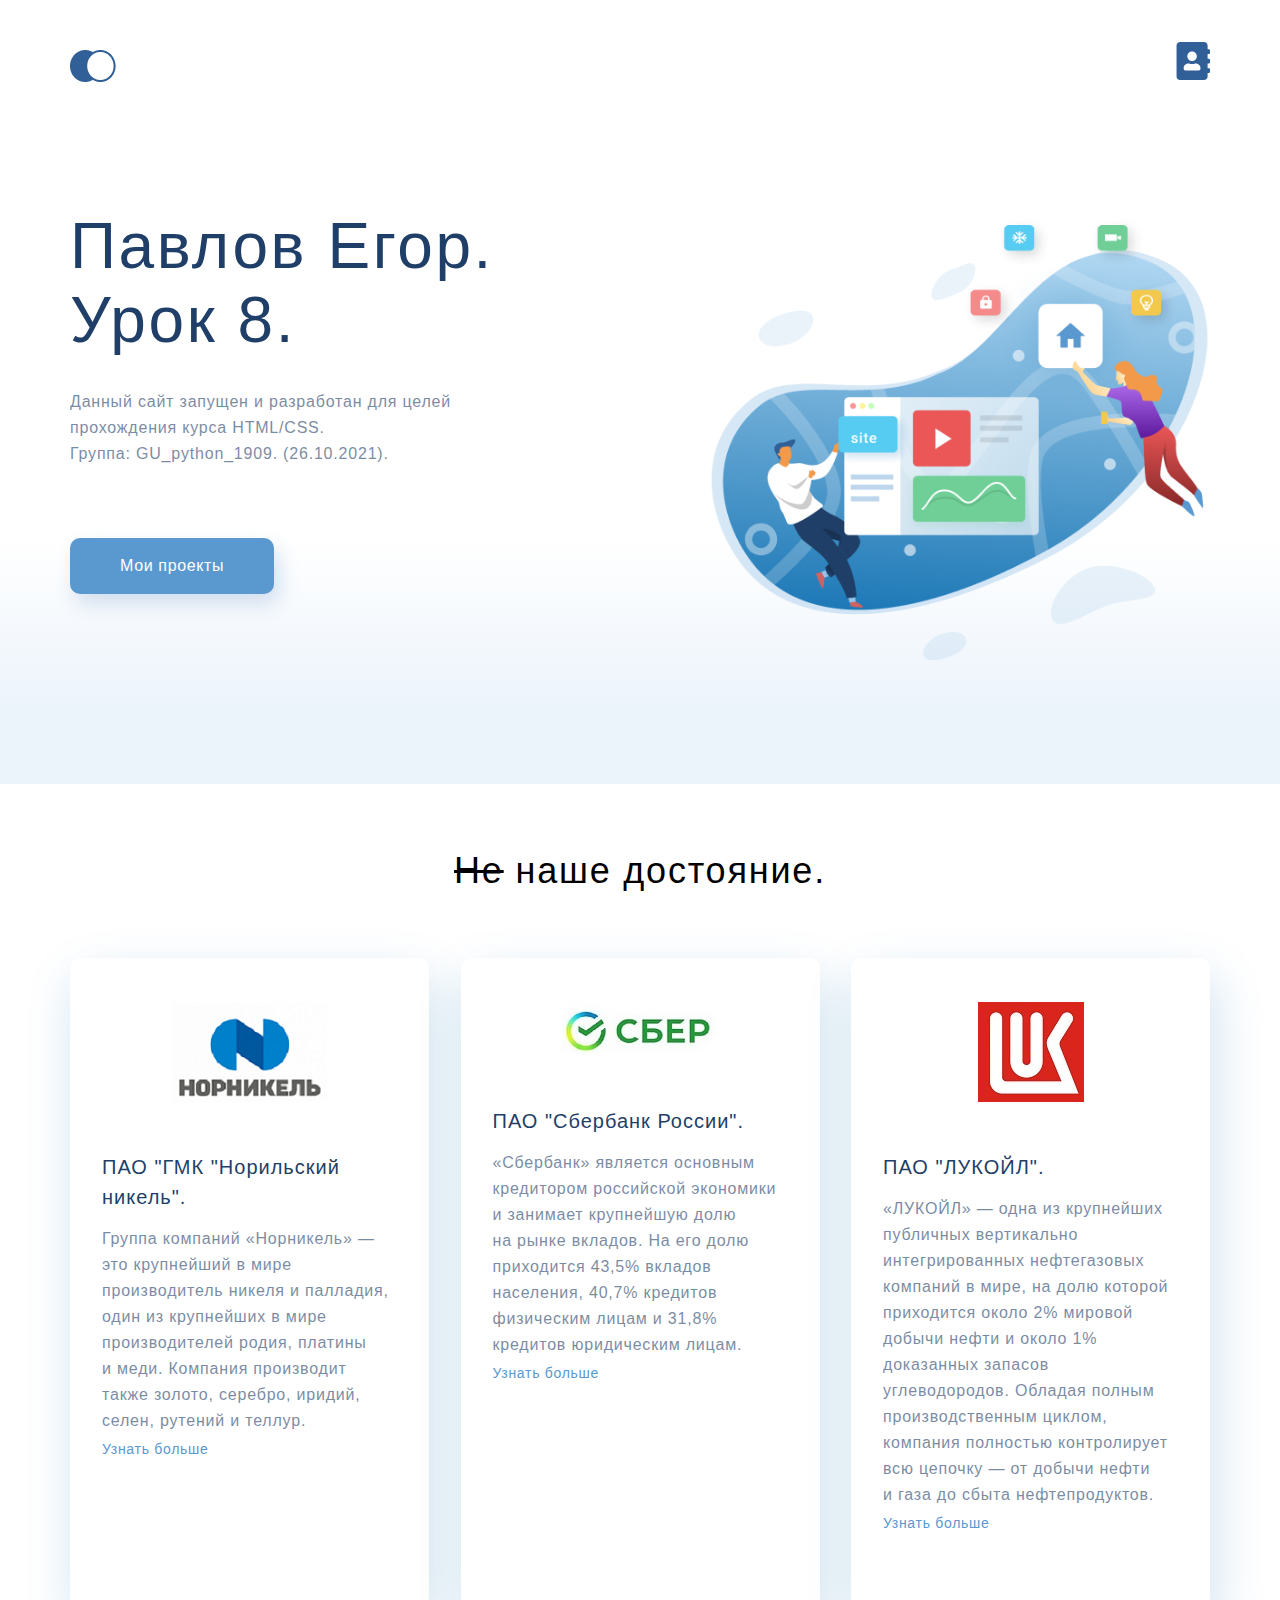
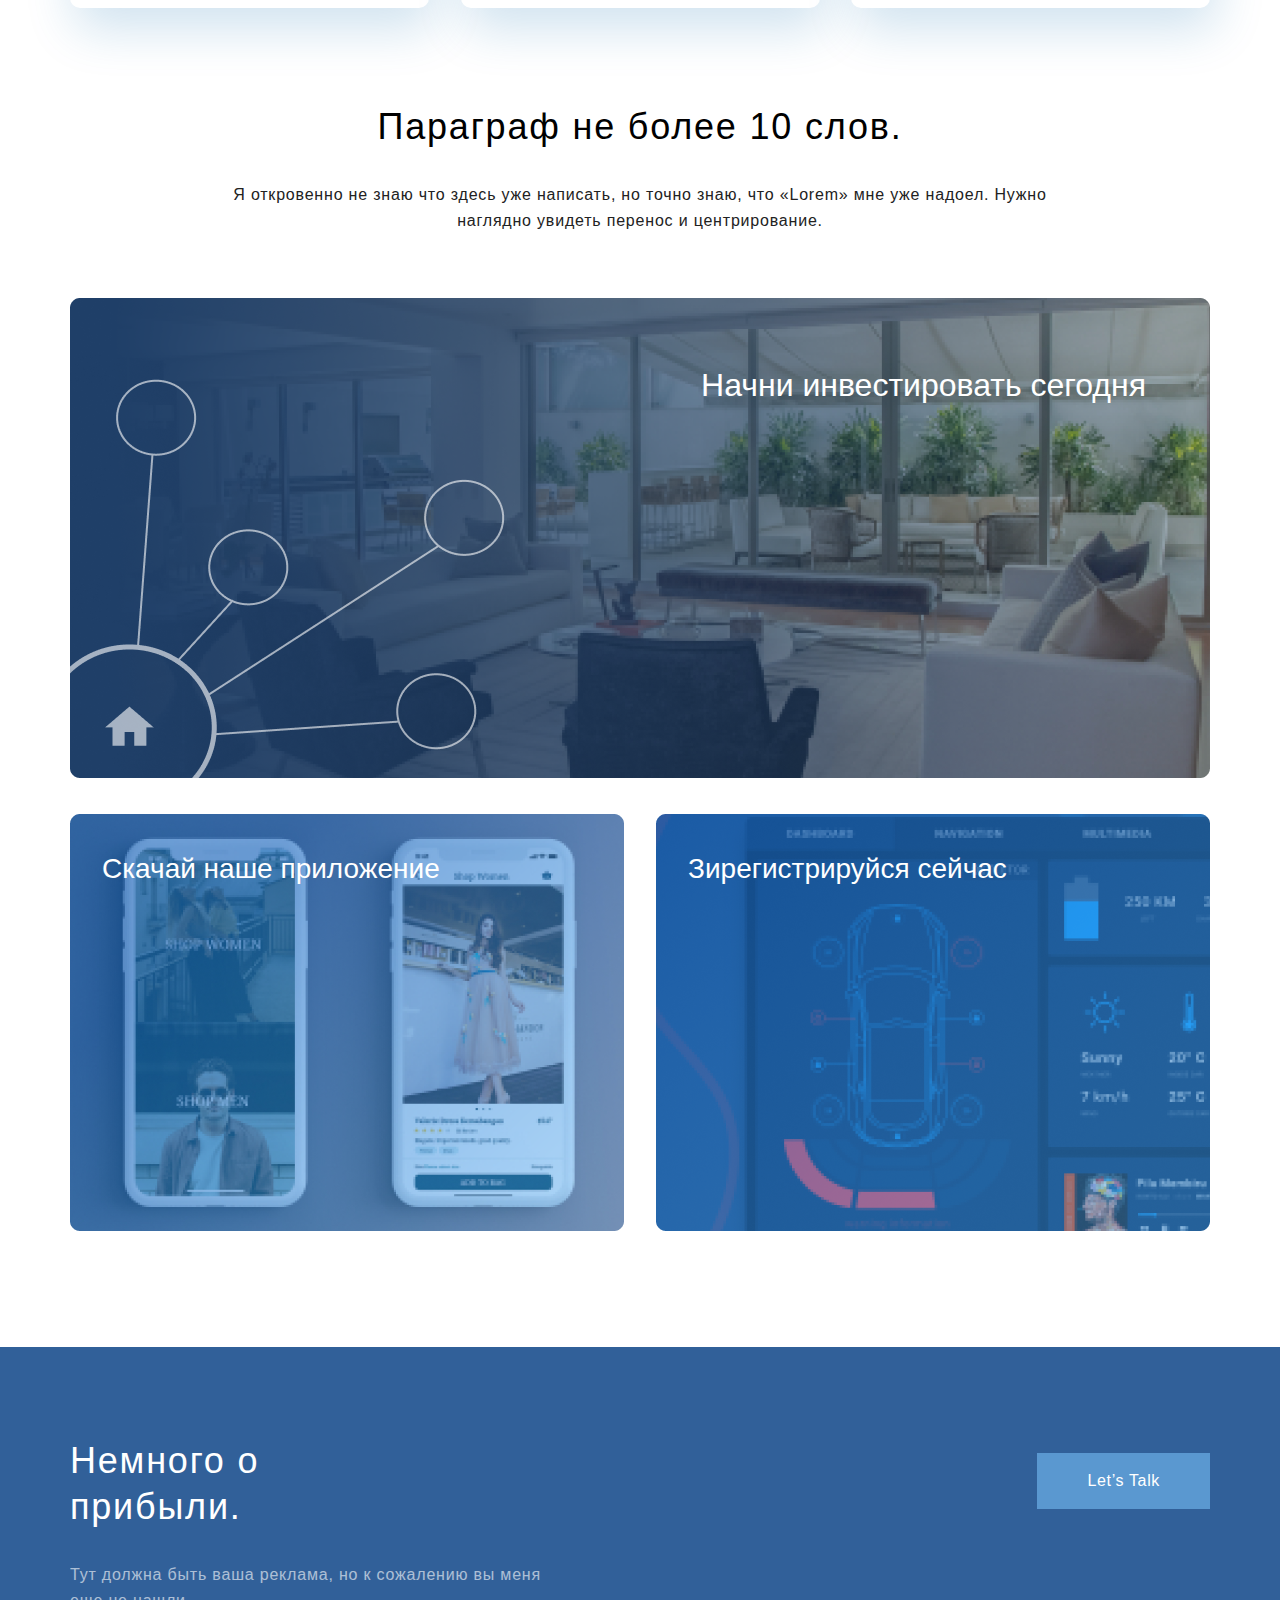
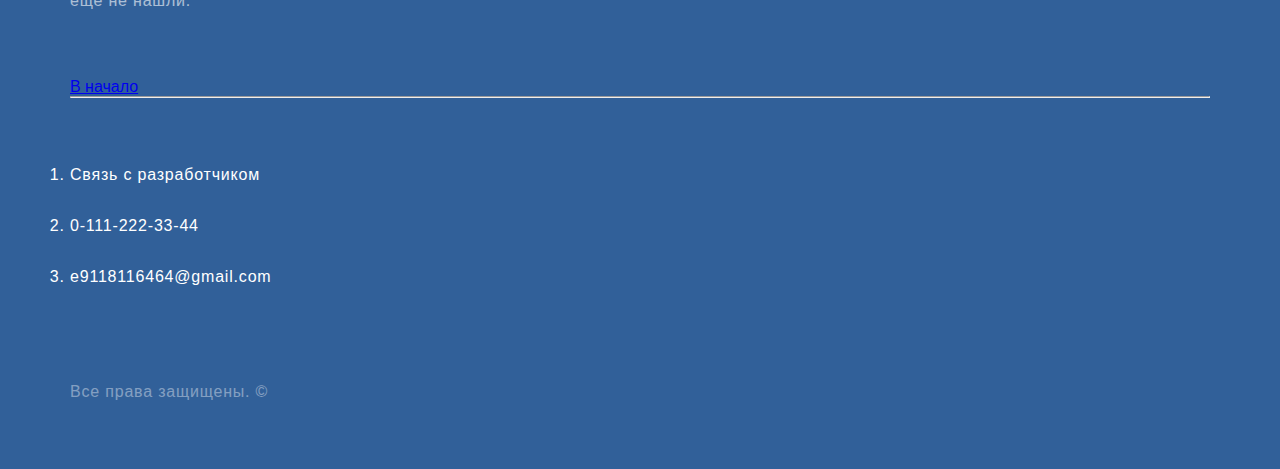
<file: PE_lesson2/index.html>
<!DOCTYPE html>
<html lang="ru">

<head>
    <meta charset="UTF-8">
    <meta http-equiv="X-UA-Compatible" content="IE=edge">
    <meta name="viewport" content="width=device-width, initial-scale=1.0">
    <title>PE_lesson_8</title>
    <link rel="stylesheet" href="css/style.css">
</head>

<body>
    <div class="main_block">
        <div class="container">
            <div class="main_content">
                <a id='top'></a>
                <div class="header">
                    <a href="index.html"><img src="img/Navigation.png" alt=""></a>
                    <a href="contacts.html"><img src="img/Vector.svg" alt=""></a>
                </div>
                <div class="main__info">
                    <h1 class="for_h1">
                        Павлов Егор. Урок 8.
                    </h1>
                    <p class="for_p main_info_p">
                        Данный сайт запущен и&nbsp;разработан для целей прохождения курса HTML/CSS.
                        Группа:&nbsp;GU_python_1909.
                        (26.10.2021).
                    </p>
                    <a href="#" class="top_button">Мои проекты</a>
                </div>
            </div>
        </div>
    </div>
    <div class="cards container">
        <h3 class="for_h3">
            <s>Не</s> наше достояние.
        </h3>
        <div class="blocks_of_info">
            <div class="one_block_info">
                <img class="block_img" src="img/block_img_1.png" alt="block_img_1">
                <h4 class="for_h4">
                    ПАО "ГМК "Норильский никель".
                </h4>
                <p class="for_p">
                    Группа компаний &laquo;Норникель&raquo;&nbsp;&mdash; это крупнейший в&nbsp;мире производитель никеля
                    и&nbsp;палладия,
                    один из
                    крупнейших в&nbsp;мире
                    производителей родия, платины и&nbsp;меди. Компания производит также золото, серебро, иридий, селен,
                    рутений и&nbsp;теллур.
                </p>
                <a class="block_link" href="#">Узнать больше</a>
            </div>
            <div class="one_block_info">
                <img class="block_img" src="img/block_img_2.png" alt="block_img_2">
                <h4 class="for_h4">
                    ПАО "Сбербанк России".
                </h4>
                <p class="for_p">
                    &laquo;Сбербанк&raquo; является основным кредитором российской экономики и&nbsp;занимает крупнейшую
                    долю на&nbsp;рынке
                    вкладов. На&nbsp;его долю приходится 43,5% вкладов населения, 40,7% кредитов физическим лицам
                    и&nbsp;31,8% кредитов
                    юридическим лицам.
                </p>
                <a class="block_link" href="#">Узнать больше</a>
            </div>
            <div class="one_block_info">
                <img class="block_img" src="img/block_img_3.png" alt="block_img_3">
                <h4 class="for_h4">
                    ПАО "ЛУКОЙЛ".
                </h4>
                <p class="for_p">
                    &laquo;ЛУКОЙЛ&raquo;&nbsp;&mdash; одна из&nbsp;крупнейших публичных вертикально интегрированных
                    нефтегазовых компаний
                    в&nbsp;мире, на&nbsp;долю которой приходится около&nbsp;2% мировой добычи нефти и&nbsp;около&nbsp;1%
                    доказанных запасов
                    углеводородов. Обладая полным производственным циклом, компания полностью контролирует всю
                    цепочку&nbsp;&mdash;
                    от&nbsp;добычи нефти и&nbsp;газа до&nbsp;сбыта нефтепродуктов.
                </p>
                <a class="block_link" href="#">Узнать больше</a>
            </div>
        </div>
    </div>
    <div class="container separate_block ">
        <h3 class="sep_h3">
            Параграф не&nbsp;более 10&nbsp;слов.
        </h3>
        <p class="sep_p">
            Я&nbsp;откровенно не&nbsp;знаю что здесь уже написать, но&nbsp;точно знаю, что &laquo;Lorem&raquo; мне уже
            надоел. Нужно
            наглядно
            увидеть перенос и&nbsp;центрирование.
        </p>
        <div class="sep_item">
            <img class="sep_img" src="img/Group_full.png" alt="Mask Group">
            <p class="sep_text">
                Начни инвестировать сегодня
            </p>
        </div>
        <div class="sep_parent">
            <div class="sep_item sep_item_marg">
                <img class="sep_img" src="img/Group_one_part.png" alt="Mask Group">
                <p class="sep_text_second">
                    Скачай наше приложение
                </p>
            </div>
            <div class="sep_item">
                <img class="sep_img" src="img/Group_sec_part.png" alt="Mask Group">
                <p class="sep_text_second">
                    Зирегистрируйся сейчас
                </p>
            </div>
        </div>
    </div>

    <div class="lower_block">
        <div class="ad_blocks container">
            <div class="one_ad_block">
                <h3 class="one_ad_block_h3">
                    Немного о прибыли.
                </h3>
                <p class="one_ad_block_p">
                    Тут должна быть ваша реклама, но&nbsp;к&nbsp;сожалению вы&nbsp;меня еще не&nbsp;нашли.</p>
            </div>
            <a href="#" class="ad_button">Let’s Talk</a>

        </div>
        <div class="container">
            <a href="#top">В начало</a>

            <hr>
            <div class="footer">
                <ol class="footer_ul">
                    <li class="footer_p">Связь с разработчиком</li>
                    <li class="footer_p">0-111-222-33-44</li>
                    <li class="footer_p">e9118116464@gmail.com</li>
                </ol>
                <p class="rights">
                    Все права защищены. &copy;
                </p>
            </div>
        </div>
    </div>

</body>

</html>
</file>
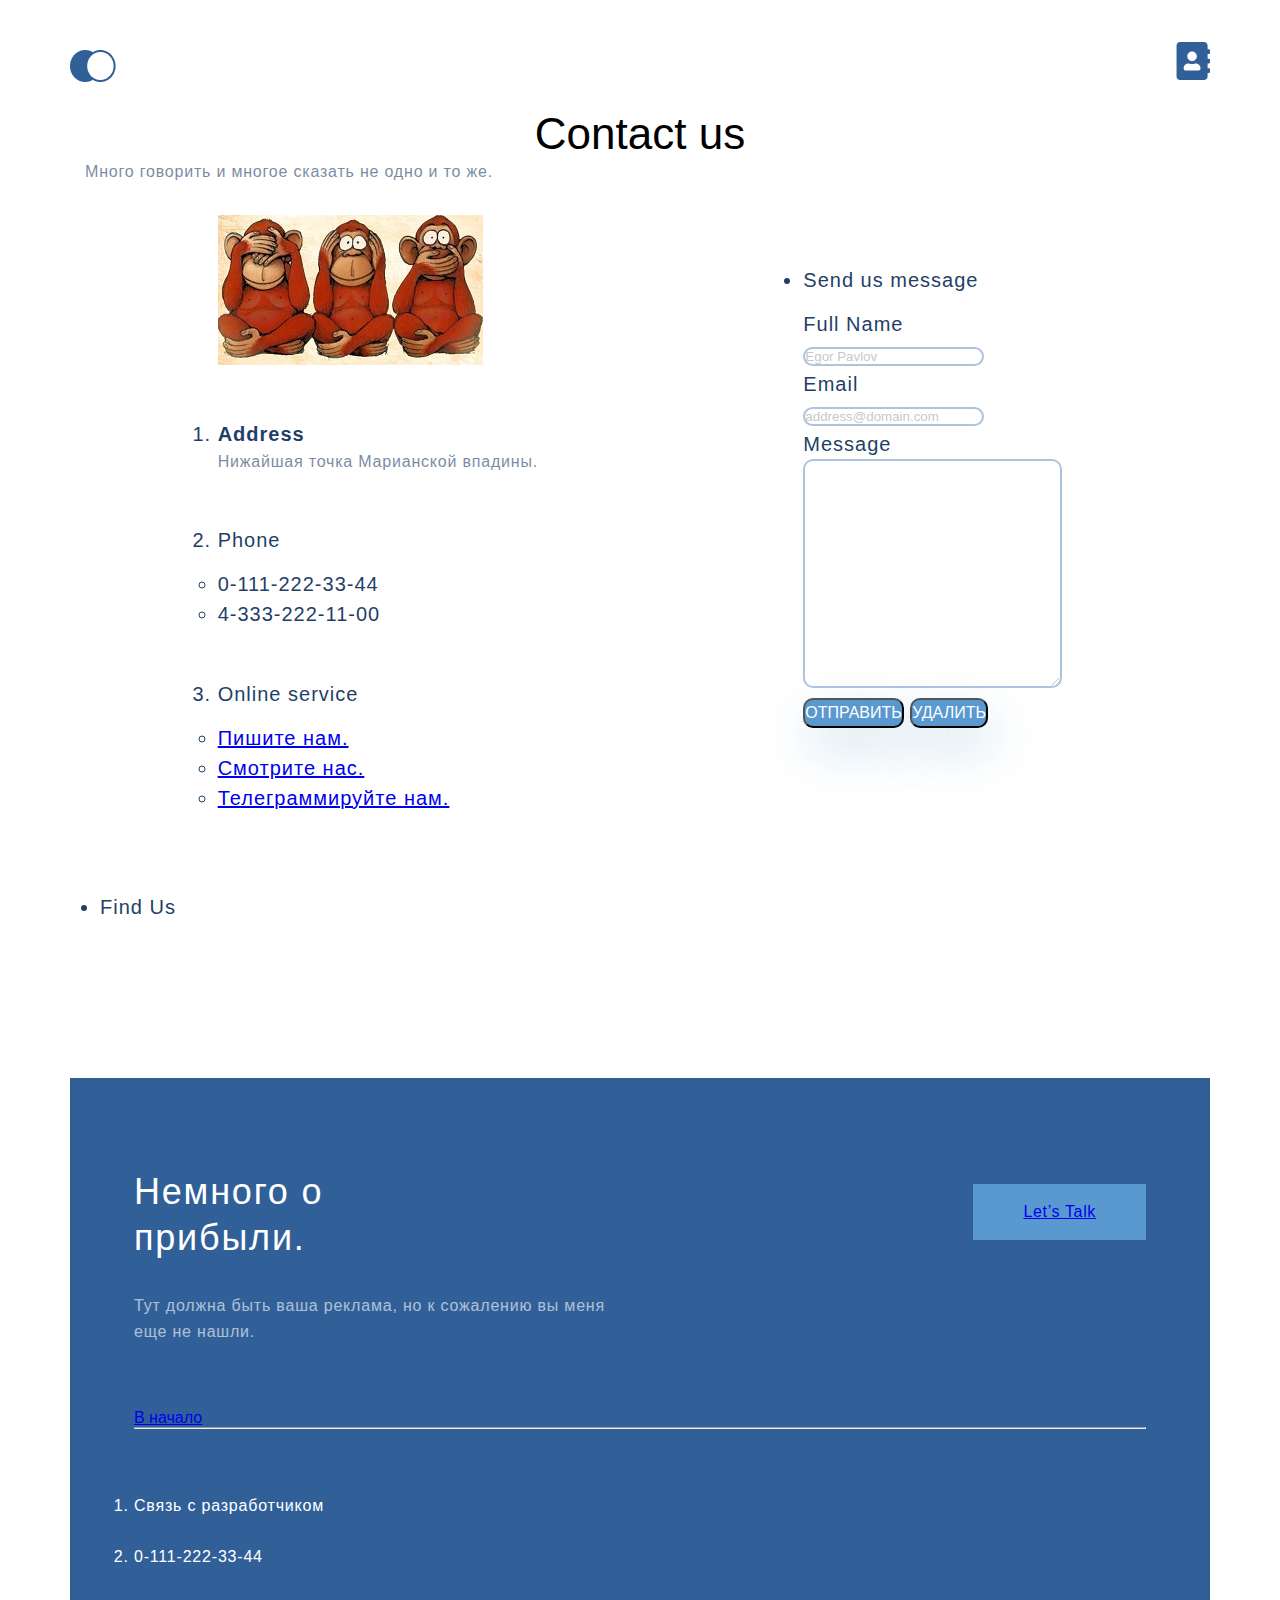
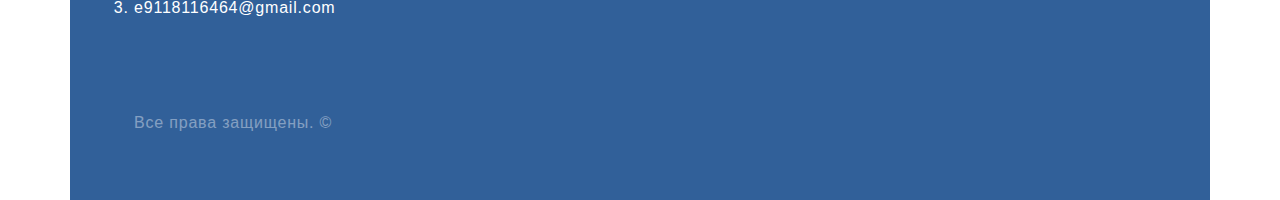
<file: PE_lesson2/contacts.html>
<!DOCTYPE html>
<html lang="ru">

<head>
    <meta charset="UTF-8">
    <meta http-equiv="X-UA-Compatible" content="IE=edge">
    <meta name="viewport" content="width=device-width, initial-scale=1.0">
    <title>PE_lesson_8</title>
    <link rel="stylesheet" href="css/style.css">
</head>

<body>
    <div class="container">
        <a id='top'></a>
        <div class="header">
            <a href="index.html"><img src="img/Navigation.png" alt=""></a>
            <a href="contacts.html"><img src="img/Vector.svg" alt=""></a>
        </div>

        <div class="upper_block">
            <h2 class="for_h2">Contact us</h2>
            <p class="for_p">Много говорить и&nbsp;многое сказать не&nbsp;одно и&nbsp;то&nbsp;же.</p>
        </div>

        <div class="contacts">
            <div class="two_row">
                <div class="main_contacts">
                    <img src="img/apes.jpg" alt="ape">
                    <ol>
                        <li class="for_h4">
                            <h4>Address</h4>
                            <p class="for_p">Нижайшая точка Марианской впадины.</p>
                        </li>
                        <li class="for_h4">
                            <h4 class="for_h4">Phone</h4>
                            <ul>
                                <li>0-111-222-33-44</li>
                                <li>4-333-222-11-00</li>
                            </ul>
                        </li>
                        <li class="for_h4">
                            <h4 class="for_h4">Online service</h4>
                            <ul>
                                <li><a href="mailto:e9118116464@gmail.com" target="_blank">Пишите нам.</a></li>
                                <li><a href="http://l91181l6.beget.tech/" target="_blank">Смотрите нас.</a></li>
                                <li><a href=" https://t.me/BadRussian_SPb" target="_blank">Телеграммируйте нам.</a></li>
                            </ul>
                        </li>
                </div>
                <div class="message_block">
                    <li class="for_h4">
                        <h4 class="for_h4">Send us message</h4>
                        <form action="#">
                            Full Name <br>
                            <input class="for_input" type="text" placeholder="Egor Pavlov"><br>
                            Email <br>
                            <input class="for_input" type="email" placeholder="address@domain.com"><br>
                            Message <br>
                            <textarea class="for_input" name="" id="" cols="30" rows="15"></textarea><br>
                            <button class="for_button" type="submit">Отправить</button>
                            <button class="for_button" type="reset">Удалить</button>
                        </form>
                    </li>
                </div>
            </div>
            <div class="map_block">
                <li class="for_h4">
                    <h4 class="for_h4">Find Us</h4>
                    <script type="text/javascript" charset="utf-8" async
                        src="https://api-maps.yandex.ru/services/constructor/1.0/js/?um=constructor%3A1bbc3f10674fff5a1ec4e02347e0c396df68aa4dfc30262d21a21039ec66f3a6&amp;width=100%25&amp;height=240&amp;lang=ru_RU&amp;scroll=true">
                        </script>
                </li>
            </div>
            </ol>
        </div>

        <div class="lower_block">
            <div class="ad_blocks container">
                <div class="one_ad_block">
                    <h3 class="one_ad_block_h3">
                        Немного о прибыли.
                    </h3>
                    <p class="one_ad_block_p">
                        Тут должна быть ваша реклама, но&nbsp;к&nbsp;сожалению вы&nbsp;меня еще не&nbsp;нашли.</p>
                </div>
                <div class="ad_button">
                    <a class="ad_text" href="#">Let’s Talk</a>
                </div>
            </div>
            <div class="container">
                <a href="#top">В начало</a>

                <hr>
                <div class="footer">
                    <ol class="footer_ul">
                        <li class="footer_p">Связь с разработчиком</li>
                        <li class="footer_p">0-111-222-33-44</li>
                        <li class="footer_p">e9118116464@gmail.com</li>
                    </ol>
                    <p class="rights">
                        Все права защищены. &copy;
                    </p>
                </div>
            </div>
        </div>
    </div>
    </div>
</body>

</html>
</file>
<file: PE_lesson2/css/style.css>
* {
    margin: 0;
    padding: 0;
}



body {
    font-family: sans-serif;
}

/*
общие на страницах
*/

.container {
    max-width: 1140px;
    margin: 0 auto;
}

.footer {
    margin-top: 64px;
}

.header {
    display: flex;
    /*flex-wrap: wrap;
    flex-grow: 1;*/
    justify-content: space-between;
    margin-top: 42px;
}

.ad_blocks {
    display: flex;
    justify-content: space-between;
    align-items: center;
    margin-bottom: 96px;
}

.one_ad_block {
    max-width: 495px;
    display: flex;
    flex-direction: column;
}

.one_ad_block_h3 {
    max-width: 340px;
    font-weight: 400;
    font-size: 36px;
    line-height: 46px;
    letter-spacing: 0.05em;
    color: #FFFFFF;
    margin-top: 91px;

}

.one_ad_block_p {
    font-weight: 400;
    font-size: 16px;
    line-height: 26px;
    letter-spacing: 0.05em;
    color: #FFFFFF;
    opacity: 0.6;
    margin-top: 32px;
}

.ad_button {
    font-size: 16px;
    line-height: 26px;
    text-align: center;
    letter-spacing: 0.04em;
    color: #FFFFFF;
    background: #5A98D0;
    padding: 15px 50px;
    text-decoration: none;
    display: inline-block;
    justify-content: center;
}


.rights {
    font-size: 16px;
    line-height: 26px;
    letter-spacing: 0.05em;
    color: #FFFFFF;
    opacity: 0.4;
    margin-top: 64px;
}

.footer_ul {
    display: flex;
    flex-wrap: wrap;
    flex-grow: 1;
    justify-content: space-around;
}

.footer_p {
    font-weight: 400;
    font-size: 16px;
    line-height: 26px;
    letter-spacing: 0.05em;
    color: #FFFFFF;
}

/*
главная страница
*/

.main_block {
    min-height: 768px;
    background: linear-gradient(0deg, #EBF3FB 8.84%,
            rgba(152, 195, 232, 0) 31.12%);
}

.main_content {

    display: flex;
    flex-direction: column;
    height: 100%;
}

.main__info {
    padding-top: 115px;
    flex-grow: 1;
    background-image: url(../img/illustration.png);
    background-repeat: no-repeat;
    background-position: right center;
    background-size: 44%;
}

.for_h1 {
    width: 504px;
    font-size: 64px;
    font-weight: 300;
    line-height: 74px;
    letter-spacing: 0.04em;
    color: #1F3F68;
    margin-bottom: 32px;
}

.main_info_p {
    max-width: 425px;
}

.top_button {
    font-size: 16px;
    line-height: 26px;
    text-align: center;
    letter-spacing: 0.04em;
    color: #FFFFFF;
    background: #5A98D0;
    box-shadow: 5px 10px 20px rgba(53, 110, 173, 0.2);
    border-radius: 10px;
    padding: 15px 50px;
    text-decoration: none;
    display: inline-block;
    margin-top: 71px;
    margin-bottom: 190px;
}

.cards {
    margin-top: 64px;
}

.blocks_of_info {
    display: flex;
    flex-wrap: wrap;
    align-items: flex-start;
    flex-grow: 1;
    justify-content: space-between;
    margin-top: 64px;
}

.one_block_info {
    max-width: 359px;
    min-height: 650px;
    background: #FFFFFF;
    box-shadow: 5px 20px 50px rgba(16, 112, 177, 0.2);
    border-radius: 10px;
    padding: 44px 32px;
    box-sizing: border-box;
    display: flex;
    flex-direction: column;
}

.block_img {
    align-self: center;
}

.block_link {
    font-weight: 400;
    font-size: 14px;
    line-height: 30px;
    letter-spacing: 0.05em;
    color: #5A98D0;
    text-decoration: none;
}

.separate_block {
    margin-top: 64px;
}

.sep_h3 {
    font-weight: 300;
    font-size: 36px;
    line-height: 46px;
    text-align: center;
    letter-spacing: 0.05em;
    color: #000000;

}

.sep_p {
    width: 75%;
    font-weight: 400;
    font-size: 16px;
    line-height: 26px;
    text-align: center;
    letter-spacing: 0.05em;
    color: #222222;
    margin: 32px auto 64px;
}

.sep_item {
    position: relative;
    flex-grow: 1;
}

.sep_item_marg {
    margin-right: 32px;
}

.sep_img {
    width: 100%;
}

.sep_text {
    font-size: 32px;
    line-height: 46px;
    text-align: right;
    color: #FFFFFF;
    top: 64px;
    right: 64px;
    position: absolute;
}

.sep_text_second {
    font-size: 28px;
    line-height: 46px;
    color: #FFFFFF;
    top: 32px;
    left: 32px;
    position: absolute;
}

.sep_parent {
    display: flex;
    justify-content: space-between;
    margin-top: 32px;
}

.lower_block {
    background: #316099;
    margin-top: 112px;
}

/*
контакты
*/

.upper_block {
    /*border: solid rgb(226, 43, 61) 2px;*/
    padding: 15px;
}

.contacts {
    /*border: solid rgb(43, 67, 226) 2px;*/
    padding: 15px;
}

.two_row {
    display: flex;
    flex-wrap: wrap;
    flex-grow: 1;
    justify-content: space-around;

}

.map_block {
    padding: 15px;
}

.for_li {
    color: #1F3F68;
}

.for_p {
    font-size: 16px;
    font-weight: 400;
    line-height: 26px;
    letter-spacing: 0.05em;
    color: #1F3F68;
    opacity: 0.6;

}


.for_h2 {
    font-weight: 500;
    font-size: 44px;
    text-align: center;
}

.for_h3 {
    font-size: 36px;
    text-align: center;
    font-weight: 300;
    line-height: 46px;
    letter-spacing: 0.05em;
    color: #000000;
}

.for_h4 {
    font-weight: 400;
    font-size: 20px;
    line-height: 30px;
    letter-spacing: 0.05em;
    color: #1F3F68;
    margin-top: 50px;
    margin-bottom: 14px;
}

.for_li {
    font-size: 20px;
    line-height: 30px;
    list-style-type: none;
}

.for_input {
    border: 2px solid #356EAD;
    box-sizing: border-box;
    border-radius: 10px;
    opacity: 0.4;
}

.for_button {
    background: #5A98D0;
    box-shadow: 5px 20px 50px rgba(16, 112, 177, 0.2);
    border-radius: 10px;
    font-weight: 500;
    font-size: 16px;
    line-height: 26px;
    text-align: center;
    color: #FFFFFF;
    text-transform: uppercase;
}

@media (max-width: 1024px) {
    .container {
        padding-left: 32px;
        padding-right: 32px;
    }

    .main__info {
        background-position: right 280px;
    }

    .blocks_of_info {
        flex-direction: column;
        align-items: center;
    }
}

.one_block_info {
    margin-bottom: 32px;
}

.lower_block {
    justify-content: center;
    padding-left: 64px;
    padding-right: 64px;
}

.footer_ul {
    flex-direction: column;
}

.rights {
    padding-bottom: 64px;
}

.footer_p {
    margin-bottom: 25px;
}

.ad_blocks {
    margin-bottom: 64px;
    align-items: center;
}

@media (max-width: 667px) {
    .header {
        margin-top: 24px;
    }

    .main_block {
        min-height: 100%;
    }

    .main__info {
        padding-top: 36px;
        background-image: none;
        display: flex;
        flex-direction: column;
        align-items: center;
    }

    .for_h1 {
        width: 100%;
        font-size: 32px;
        line-height: 38px;
        margin-bottom: 12px;
        text-align: center;
    }

    .main_info_p {
        width: 100%;
        text-align: center;
    }

    .top_button {
        font-size: 12px;
        margin-top: 32px;
        margin-bottom: 41px;
        padding: 0px 8px;
        box-sizing: border-box;
    }

    .for_h3 {
        font-size: 32px;
        line-height: 38px;
    }

    .container {
        margin-top: 48px;
    }

    .blocks_of_info {
        margin-top: 32px;
    }

    .one_block_info {
        width: 100%;
    }

    .separate_block {
        margin-top: 64px;
    }

    .sep_h3 {
        width: 100%;
    }

    .sep_p {
        width: 100%;
    }

    .sep_text {
        font-size: 16px;
        line-height: 19px;
        top: 16px;
        right: 16px;
    }

    .sep_parent {
        flex-direction: column;
        margin-top: 16px;
    }

    .sep_item_marg {
        margin-right: 0;
        margin-bottom: 16px;
    }

    .sep_text_second {
        font-size: 16px;
        line-height: 19px;
        left: 16px;
        top: 16px
    }

    .one_ad_block_h3 {
        font-size: 24px;
        line-height: 28px;
        text-align: center;
    }

    .one_ad_block_p {
        font-size: 16px;
        line-height: 26px;
        text-align: center;
    }

    .ad_blocks {
        flex-direction: column;
        margin-bottom: 41px;
    }

    .ad_button {
        width: 108px;
        height: 31px;
        font-size: 16px;
        line-height: 26px;
        margin-top: 41px;

    }

    .footer_p {
        font-size: 16px;
        line-height: 19px;
    }

    .footer {
        margin-top: 32px;
    }

    .rights {
        margin-top: 32px;
        padding-bottom: 32px;
    }

}
</file>
